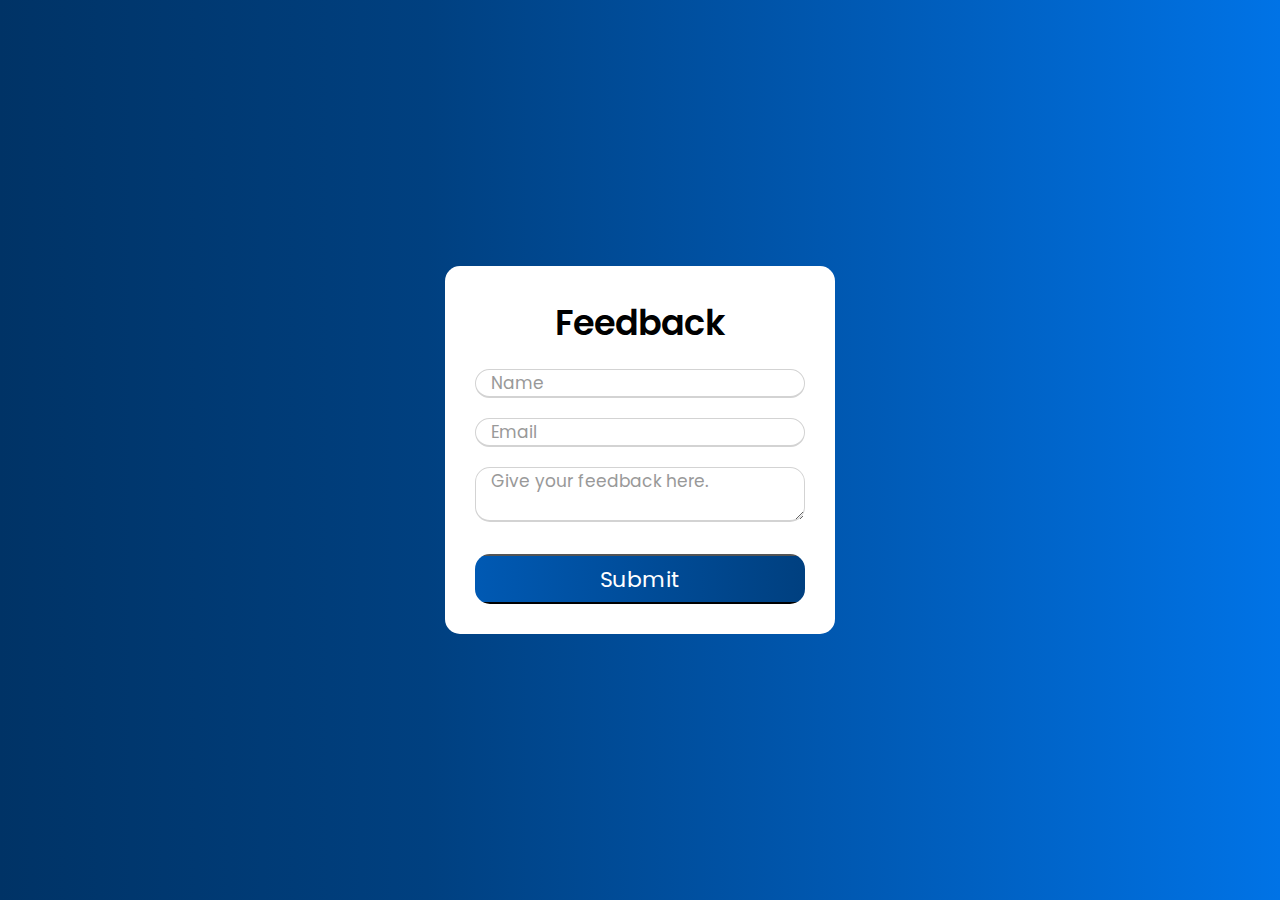
<file: feed.html>
<!DOCTYPE html>
<html lang="en">
<head>
    <meta charset="UTF-8">
    <meta http-equiv="X-UA-Compatible" content="IE=edge">
    <meta name="viewport" content="width=<div id="feedback-main>
    <link rel="icon" href="favicon.ico">
    <link rel="stylesheet" href="css/feed.css">
    <script
		src="https://code.jquery.com/jquery-3.4.1.js"
		integrity="sha256-WpOohJOqMqqyKL9FccASB9O0KwACQJpFTUBLTYOVvVU="
		crossorigin="anonymous"></script>
	<script>
		function SubForm (){
			$.ajax({
				url:"https://api.apispreadsheets.com/data/BOtOKyV0ZXN782Fp/",
				type:"post",
				data:$("#myForm").serializeArray(),
				success: function(){
					if (window.confirm('Take me back to Home!')) 
{
  window.location.href='first.html';
};
				},
				error: function(){
					alert("There was an error :(")
				}
			});
		}
	</script>
</head>
<body>
    <div class="wrapper">
      <div class="title-text">
        <div class="title feedback">Feedback</div>
      </div> 
    
        <div class="form-inner">
   
          <form id="myForm" >
            
            <input class="field" name="name" type="text" placeholder="Name" required/>
         <br/>
         
            <input class="field" name="email" type="email"placeholder="Email" required />
          <br/>
          
            <textarea  class="field" name="comment" type="comment" class="validate[required,length[10,400]] feedback-input" id="feedback-comment" required placeholder="Give your feedback here."></textarea>
<br/>

          </form>
          <br/>
          <div class="field btn">
          <button onclick='SubForm()' class="btn-layer">Submit</button>
          </div>
        </div>
     
        
      
</div>
</div>
    <script src="feed.js"></script>
 </body>
</html>
</file>
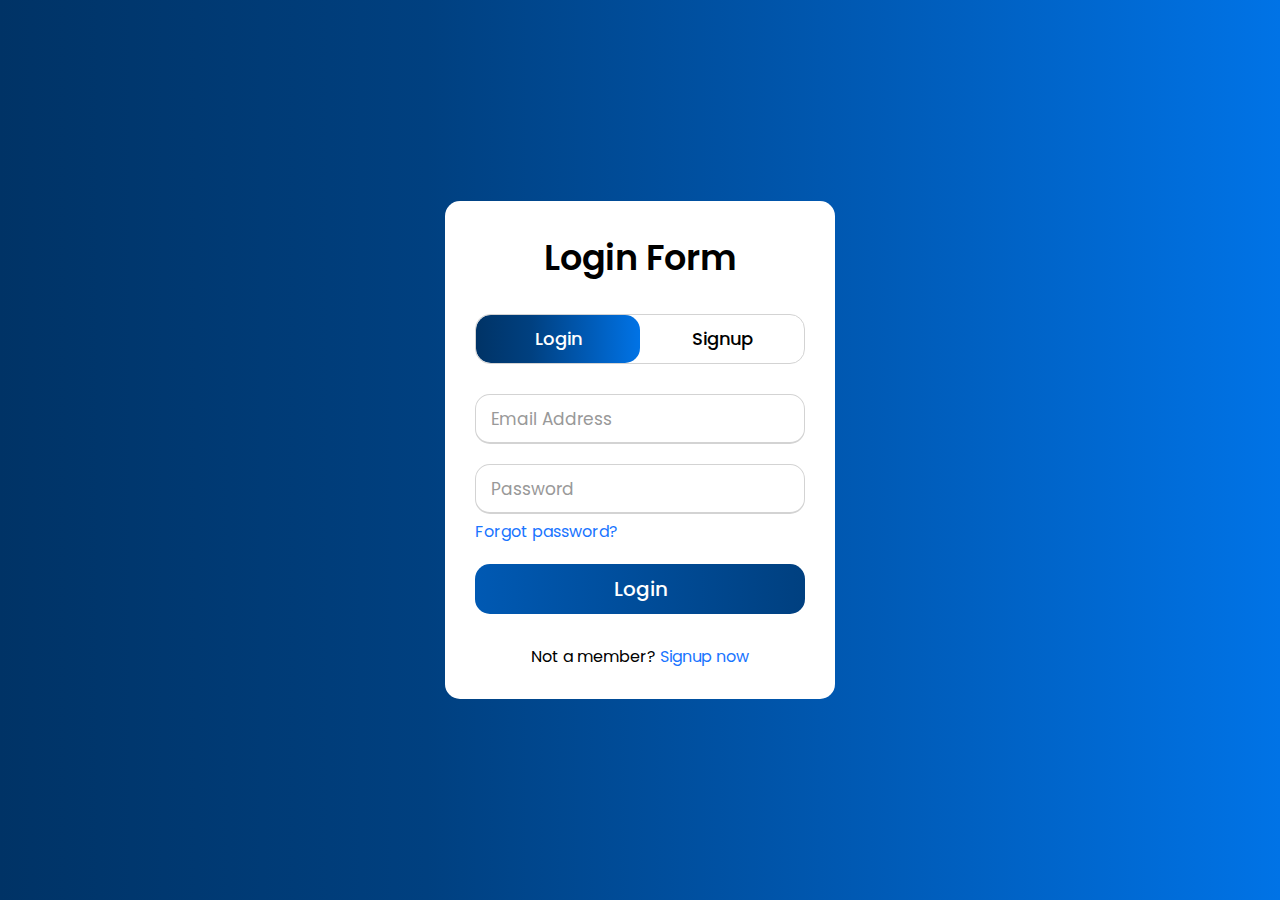
<file: login.html>
<!DOCTYPE html>
<html lang="en">
<head>
  <meta charset="UTF-8">
  <meta http-equiv="X-UA-Compatible" content="IE=edge">
  <meta name="viewport" content="width=device-width, initial-scale=1.0">
  <link rel="icon" href="favicon.ico">
  <link rel="stylesheet" href="css/login.css">
  <title>Login</title>
</head>
<body>
  <div class="wrapper">
    <div class="title-text">
      <div class="title login">Login Form</div>
      <div class="title signup">Signup Form</div>
    </div>
    <div class="form-container">
      <div class="slide-controls">
        <input type="radio" name="slide" id="login" checked>
        <input type="radio" name="slide" id="signup">
        <label for="login" class="slide login">Login</label>
        <label for="signup" class="slide signup">Signup
        </label>
        <div class="slider-tab"></div>
      </div>
      <div class="form-inner">
        <form action="first.html" class="login">
          <div class="field">
            <input type="text" placeholder="Email Address" required>
          </div>
          <div class="field">
            <input type="password" placeholder="Password" required>
          </div>
          <div class="pass-link"><a href="#">Forgot password?</a></div>
          <div class="field btn">
            <div class="btn-layer"></div>
            <input type="submit" value="Login">
          </div>
          <div class="signup-link">Not a member? <a href="">Signup now</a></div>
        </form>
        <form action="first.html" class="signup">
          <div class="field">
            <input name="MAIL_ID" type="email" placeholder="Email" required>
            <input name="FIRST_NAME" type="text" placeholder="FIRST NAME" required>
            <input name="LAST_NAME" type="text" placeholder="LAST NAME" required>
            <input name="PASSWORD" type="password" placeholder="PASSWORD" required>

          <div class="field btn">
            <div class="btn-layer"></div>
            <input type="submit" value="Signup">
          </div>
        </form>
      </div>
    </div>
  </div>

  <script src="login.js"></script>
</body>
</html>
</file>
<file: css/feed.css>
@import url('https://fonts.googleapis.com/css?family=Poppins:400,500,600,700&display=swap');
*{
  margin: 0;
  padding: 0;
  box-sizing: border-box;
  font-family: 'Poppins', sans-serif;
}
html,body{
  display: grid;
  height: 100%;
  width: 100%;
  place-items: center;
  background: -webkit-linear-gradient(left, #003366,#004080,#0059b3
, #0073e6);
}
::selection{
  background: #1a75ff;
  color: #fff;
}

.wrapper{
  overflow: hidden;
  max-width: 390px;
  background: #fff;
  padding: 30px;
  border-radius: 15px;
}
.wrapper .title-text{
  display: flex;
  width: 200%;
}
.wrapper .title{
  width: 50%;
  font-size: 35px;
  font-weight: 600;
  text-align: center;

}
input[type="radio"]{
  display: none;
}

.form-inner form .field{
  height: 100px;
  width: 100%;
  margin-top: 20px;
}
.form-inner form .field{
  height: 100%;
  width: 100%;
  outline: none;
  padding-left: 15px;
  border-radius: 15px;
  border: 1px solid lightgrey;
  border-bottom-width: 2px;
  font-size: 17px;
  
}
.form-inner form .field:focus{
  border-color: #1a75ff;
   box-shadow: inset 0 0 3px #1a75ff; 
}
.form-inner form .field::placeholder{
  color: #999;
  
}
form .field:focus::placeholder{
  color: #1a75ff;
}
.btn{
  height: 50px;
  width: 100%;
  border-radius: 15px;
  position: relative;
  overflow: hidden;
}
.btn .btn-layer{
  height: 100%;
  width: 300%;
  position: absolute;
  left: -100%;
  background: -webkit-linear-gradient(right,#003366,#004080,#0059b3
, #0073e6);
color: #fff;
font-size: 22px;
  border-radius: 15px;
  
}

.btn input[type="submit"]{
  height: 100%;
  width: 100%;
  z-index: 1;
  position: relative;
  background: none;
  border: none;
  color: #fff;
  padding-left: 0;
  border-radius: 15px;
  font-size: 20px;
  font-weight: 500;
  cursor: pointer;
}
box-shadow: 0px 15px 20px rgba(0,0,0,0.1);
</file>
<file: css/login.css>
@import url('https://fonts.googleapis.com/css?family=Poppins:400,500,600,700&display=swap');
*{
  margin: 0;
  padding: 0;
  box-sizing: border-box;
  font-family: 'Poppins', sans-serif;
}
html,body{
  display: grid;
  height: 100%;
  width: 100%;
  place-items: center;
  background: -webkit-linear-gradient(left, #003366,#004080,#0059b3
, #0073e6);
}
::selection{
  background: #1a75ff;
  color: #fff;
}
.wrapper{
  overflow: hidden;
  max-width: 390px;
  background: #fff;
  padding: 30px;
  border-radius: 15px;
}
.wrapper .title-text{
  display: flex;
  width: 200%;
}
.wrapper .title{
  width: 50%;
  font-size: 35px;
  font-weight: 600;
  text-align: center;
  transition: all 0.6s cubic-bezier(0.68,-0.55,0.265,1.55);
}
.wrapper .slide-controls{
  position: relative;
  display: flex;
  height: 50px;
  width: 100%;
  overflow: hidden;
  margin: 30px 0 10px 0;
  justify-content: space-between;
  border: 1px solid lightgrey;
  border-radius: 15px;
}
.slide-controls .slide{
  height: 100%;
  width: 100%;
  color: #fff;
  font-size: 18px;
  font-weight: 500;
  text-align: center;
  line-height: 48px;
  cursor: pointer;
  z-index: 1;
  transition: all 0.6s ease;
}
.slide-controls label.signup{
  color: #000;
}
.slide-controls .slider-tab{
  position: absolute;
  height: 100%;
  width: 50%;
  left: 0;
  z-index: 0;
  border-radius: 15px;
  background: -webkit-linear-gradient(left,#003366,#004080,#0059b3
, #0073e6);
  transition: all 0.6s cubic-bezier(0.68,-0.55,0.265,1.55);
}
input[type="radio"]{
  display: none;
}
#signup:checked ~ .slider-tab{
  left: 50%;
}
#signup:checked ~ label.signup{
  color: #fff;
  cursor: default;
  user-select: none;
}
#signup:checked ~ label.login{
  color: #000;
}
#login:checked ~ label.signup{
  color: #000;
}
#login:checked ~ label.login{
  cursor: default;
  user-select: none;
}
.wrapper .form-container{
  width: 100%;
  overflow: hidden;
}
.form-container .form-inner{
  display: flex;
  width: 200%;
}
.form-container .form-inner form{
  width: 50%;
  transition: all 0.6s cubic-bezier(0.68,-0.55,0.265,1.55);
}
.form-inner form .field{
  height: 50px;
  width: 100%;
  margin-top: 20px;
}
.form-inner form .field input{
  height: 100%;
  width: 100%;
  outline: none;
  padding-left: 15px;
  border-radius: 15px;
  border: 1px solid lightgrey;
  border-bottom-width: 2px;
  font-size: 17px;
  transition: all 0.3s ease;
}
.form-inner form .field input:focus{
  border-color: #1a75ff;
  /* box-shadow: inset 0 0 3px #fb6aae; */
}
.form-inner form .field input::placeholder{
  color: #999;
  transition: all 0.3s ease;
}
form .field input:focus::placeholder{
  color: #1a75ff;
}
.form-inner form .pass-link{
  margin-top: 5px;
}
.form-inner form .signup-link{
  text-align: center;
  margin-top: 30px;
}
.form-inner form .pass-link a,
.form-inner form .signup-link a{
  color: #1a75ff;
  text-decoration: none;
}
.form-inner form .pass-link a:hover,
.form-inner form .signup-link a:hover{
  text-decoration: underline;
}
form .btn{
  height: 50px;
  width: 100%;
  border-radius: 15px;
  position: relative;
  overflow: hidden;
}
form .btn .btn-layer{
  height: 100%;
  width: 300%;
  position: absolute;
  left: -100%;
  background: -webkit-linear-gradient(right,#003366,#004080,#0059b3
, #0073e6);
  border-radius: 15px;
  transition: all 0.4s ease;;
}
form .btn:hover .btn-layer{
  left: 0;
}
form .btn input[type="submit"]{
  height: 100%;
  width: 100%;
  z-index: 1;
  position: relative;
  background: none;
  border: none;
  color: #fff;
  padding-left: 0;
  border-radius: 15px;
  font-size: 20px;
  font-weight: 500;
  cursor: pointer;
}

  box-shadow: 0px 15px 20px rgba(0,0,0,0.1);
</file>
